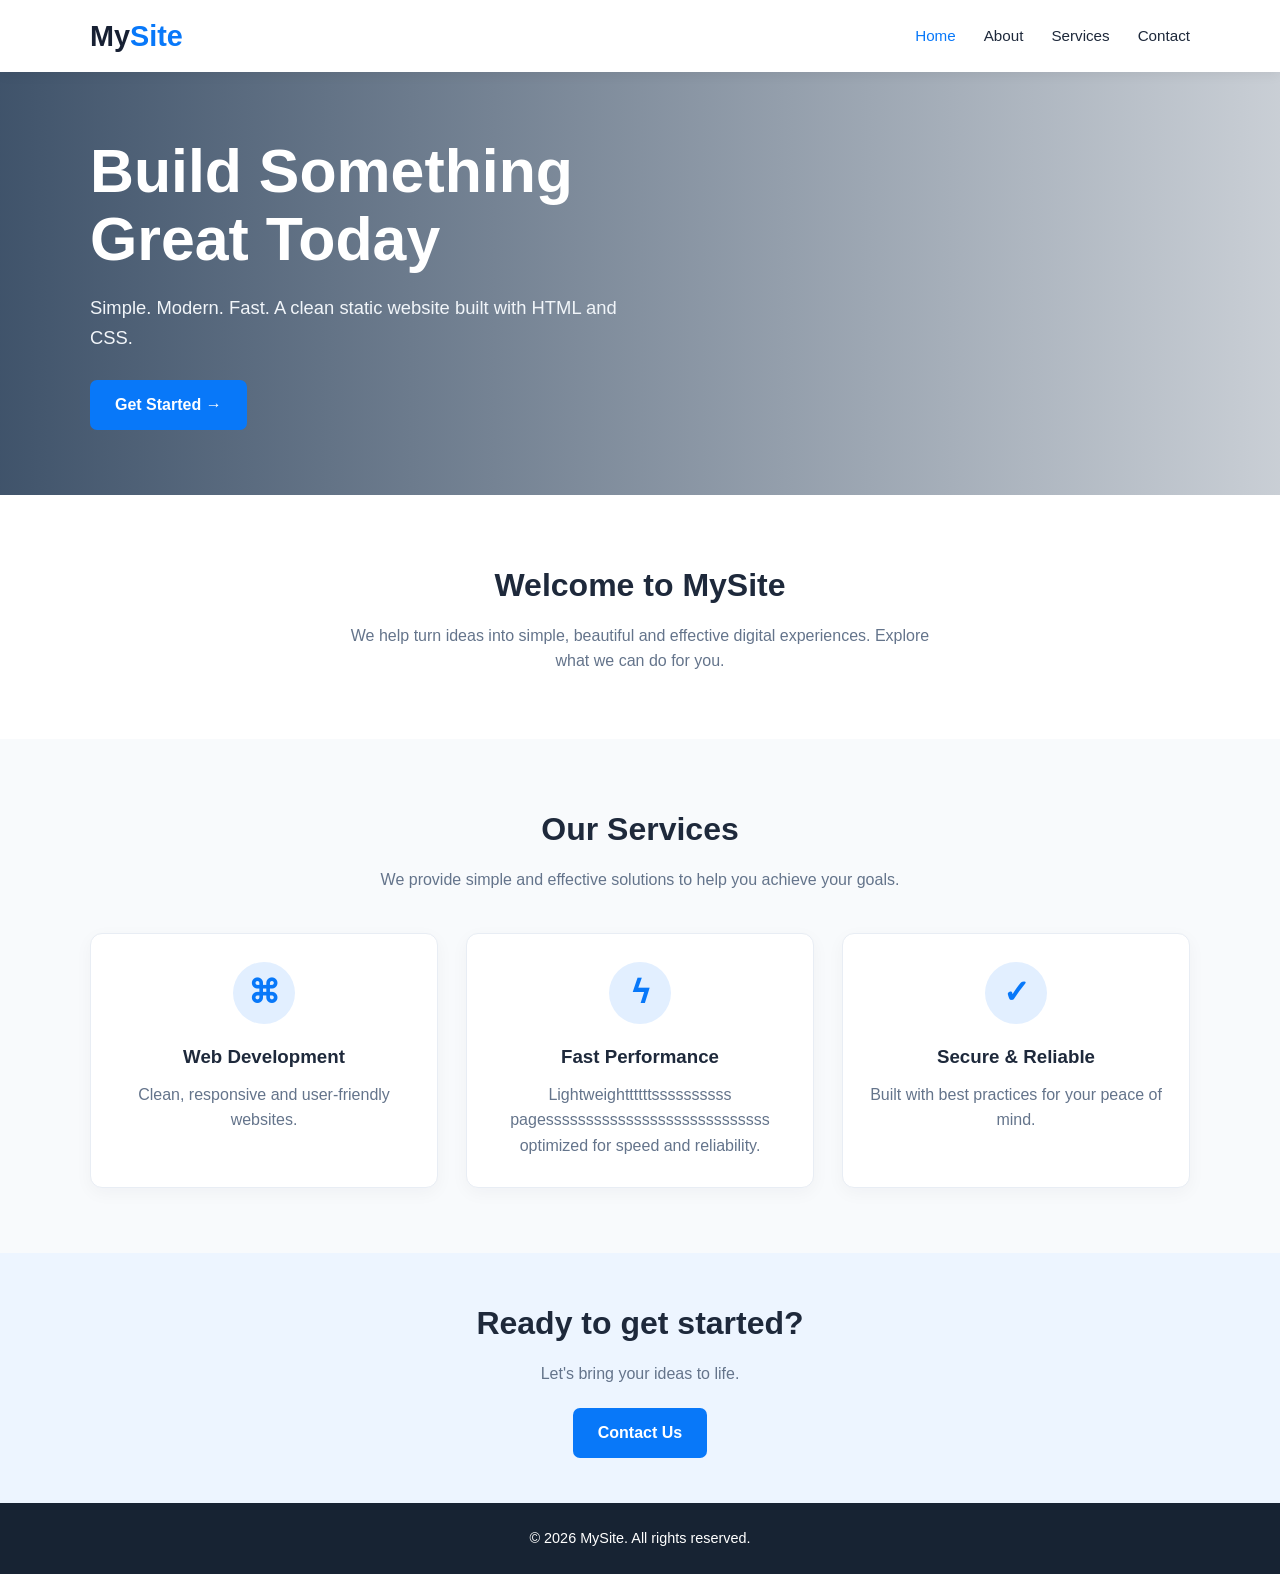
<file: index.html>
<!DOCTYPE html>
<html lang="en">
<head>
    <meta charset="UTF-8">
    <meta name="viewport" content="width=device-width, initial-scale=1.0">
    <meta name="description" content="A simple, modern and responsive website.">
    <title>MySite | Home</title>
    <link rel="stylesheet" href="style.css">
</head>
<body>

    <header class="site-header">
        <nav class="navbar container" aria-label="Main navigation">
            <a href="index.html" class="logo">My<span>Site</span></a>

            <div class="nav-links">
                <a href="index.html" class="active">Home</a>
                <a href="#about">About</a>
                <a href="#services">Services</a>
                <a href="#contact">Contact</a>
            </div>
        </nav>
    </header>

    <main>
        <section class="hero">
            <div class="hero-content container">
                <h1>Build Something Great Today</h1>
                <p>
                    Simple. Modern. Fast. A clean static website
                    built with HTML and CSS.
                </p>
                <a href="#services" class="btn">Get Started &rarr;</a>
            </div>
        </section>

        <section id="about" class="section container">
            <h2>Welcome to MySite</h2>
            <p class="section-intro">
                We help turn ideas into simple, beautiful and effective
                digital experiences. Explore what we can do for you.
            </p>
        </section>

        <section id="services" class="section services-section">
            <div class="container">
                <h2>Our Services</h2>
                <p class="section-intro">
                    We provide simple and effective solutions to help
                    you achieve your goals.
                </p>

                <div class="service-grid">
                    <article class="service-card">
                        <div class="service-icon" aria-hidden="true">⌘</div>
                        <h3>Web Development</h3>
                        <p>Clean, responsive and user-friendly websites.</p>
                    </article>

                    <article class="service-card">
                        <div class="service-icon" aria-hidden="true">ϟ</div>
                        <h3>Fast Performance</h3>
                        <p>Lightweighttttttssssssssss pagessssssssssssssssssssssssssss optimized for speed and reliability.</p>
                    </article>

                    <article class="service-card">
                        <div class="service-icon" aria-hidden="true">✓</div>
                        <h3>Secure &amp; Reliable</h3>
                        <p>Built with best practices for your peace of mind.</p>
                    </article>
                </div>
            </div>
        </section>

        <section id="contact" class="contact-section">
            <div class="container">
                <h2>Ready to get started?</h2>
                <p>Let's bring your ideas to life.</p>
                <a href="mailto:hello@example.com" class="btn">Contact Us</a>
            </div>
        </section>
    </main>

    <footer class="site-footer">
        <p>&copy; 2026 MySite. All rights reserved.</p>
    </footer>

</body>
</html>
</file>
<file: style.css>
/* Reset */
* {
    margin: 0;
    padding: 0;
    box-sizing: border-box;
}

html {
    scroll-behavior: smooth;
    scroll-padding-top: 80px;
}

body {
    font-family: Arial, Helvetica, sans-serif;
    line-height: 1.6;
    color: #1e293b;
    background: #ffffff;
}

a {
    text-decoration: none;
    color: inherit;
}

.container {
    width: min(1100px, 90%);
    margin: 0 auto;
}

/* Header and navigation */
.site-header {
    background: #ffffff;
    box-shadow: 0 2px 12px rgba(0, 0, 0, 0.07);
    position: sticky;
    top: 0;
    z-index: 100;
}

.navbar {
    min-height: 72px;
    display: flex;
    align-items: center;
    justify-content: space-between;
    gap: 24px;
}

.logo {
    font-size: 1.8rem;
    font-weight: 800;
    color: #172033;
}

.logo span {
    color: #0878f9;
}

.nav-links {
    display: flex;
    align-items: center;
    gap: 28px;
}

.nav-links a {
    font-size: 0.95rem;
    transition: color 0.2s ease;
}

.nav-links a:hover,
.nav-links a.active {
    color: #0878f9;
}

/* Homepage hero */
.hero {
    min-height: 400px;
    display: flex;
    align-items: center;
    color: #ffffff;
    background:
        linear-gradient(90deg, rgba(10, 35, 65, 0.78),
        rgba(10, 35, 65, 0.22)),
        url("https://images.unsplash.com/photo-1500530855697-b586d89ba3ee?auto=format&fit=crop&w=1800&q=85")
        center 50% / cover no-repeat;
}

.hero-content {
    padding-top: 65px;
    padding-bottom: 65px;
}

.hero h1 {
    max-width: 650px;
    font-size: clamp(2.4rem, 5vw, 3.8rem);
    line-height: 1.12;
    margin-bottom: 20px;
}

.hero p {
    max-width: 560px;
    font-size: 1.15rem;
    margin-bottom: 28px;
    color: #f1f5f9;
}

.btn {
    display: inline-block;
    background: #0878f9;
    color: #ffffff;
    padding: 12px 25px;
    border-radius: 7px;
    font-weight: 700;
    transition: background 0.2s ease, transform 0.2s ease;
}

.btn:hover {
    background: #0563d1;
    transform: translateY(-2px);
}

/* General sections */
.section {
    padding-top: 65px;
    padding-bottom: 65px;
    text-align: center;
}

.section h2,
.contact-section h2 {
    font-size: 2rem;
    margin-bottom: 12px;
}

.section-intro {
    max-width: 600px;
    margin: 0 auto;
    color: #64748b;
}

.services-section {
    background: #f8fafc;
}

.service-grid {
    display: grid;
    grid-template-columns: repeat(3, minmax(0, 1fr));
    gap: 28px;
    margin-top: 40px;
}

.service-card {
    padding: 28px 22px;
    background: #ffffff;
    border: 1px solid #e8edf4;
    border-radius: 12px;
    box-shadow: 0 5px 18px rgba(15, 23, 42, 0.04);
    transition: transform 0.2s ease, box-shadow 0.2s ease;
}

.service-card:hover {
    transform: translateY(-5px);
    box-shadow: 0 12px 28px rgba(15, 23, 42, 0.09);
}

.service-icon {
    display: grid;
    place-items: center;
    width: 62px;
    height: 62px;
    margin: 0 auto 18px;
    border-radius: 50%;
    background: #e2efff;
    color: #0878f9;
    font-size: 2rem;
    font-weight: 700;
}

.service-card h3 {
    margin-bottom: 10px;
}

.service-card p {
    color: #64748b;
}

/* Contact call to action */
.contact-section {
    text-align: center;
    padding: 45px 0;
    background: #edf5ff;
}

.contact-section p {
    color: #64748b;
    margin-bottom: 22px;
}

/* Footer */
.site-footer {
    padding: 24px 15px;
    text-align: center;
    background: #172333;
    color: #ffffff;
    font-size: 0.9rem;
}

/* 404 error page */
.error-page {
    min-height: 100vh;
    display: flex;
    flex-direction: column;
}

.error-content {
    flex: 1;
    display: flex;
    align-items: center;
    justify-content: center;
    padding: 60px 20px;
    text-align: center;
    background: #f8fafc;
}

.error-box {
    max-width: 600px;
}

.error-code {
    color: #0878f9;
    font-size: clamp(6rem, 18vw, 10rem);
    font-weight: 800;
    line-height: 1;
    letter-spacing: -6px;
}

.error-box h1 {
    font-size: clamp(1.8rem, 5vw, 2.5rem);
    margin: 20px 0 12px;
}

.error-box p {
    color: #64748b;
    margin-bottom: 28px;
}

.error-actions {
    display: flex;
    justify-content: center;
    gap: 12px;
    flex-wrap: wrap;
}

.btn-secondary {
    display: inline-block;
    padding: 11px 23px;
    border: 1px solid #cbd5e1;
    border-radius: 7px;
    background: #ffffff;
    font-weight: 700;
}

.btn-secondary:hover {
    background: #eaf1f9;
}

/* Responsive layout */
@media (max-width: 700px) {
    .navbar {
        padding: 14px 0;
        flex-direction: column;
        gap: 12px;
    }

    .nav-links {
        justify-content: center;
        flex-wrap: wrap;
        gap: 12px 20px;
    }

    .hero {
        min-height: 360px;
    }

    .service-grid {
        grid-template-columns: 1fr;
    }

    .section {
        padding-top: 45px;
        padding-bottom: 45px;
    }
}
</file>
